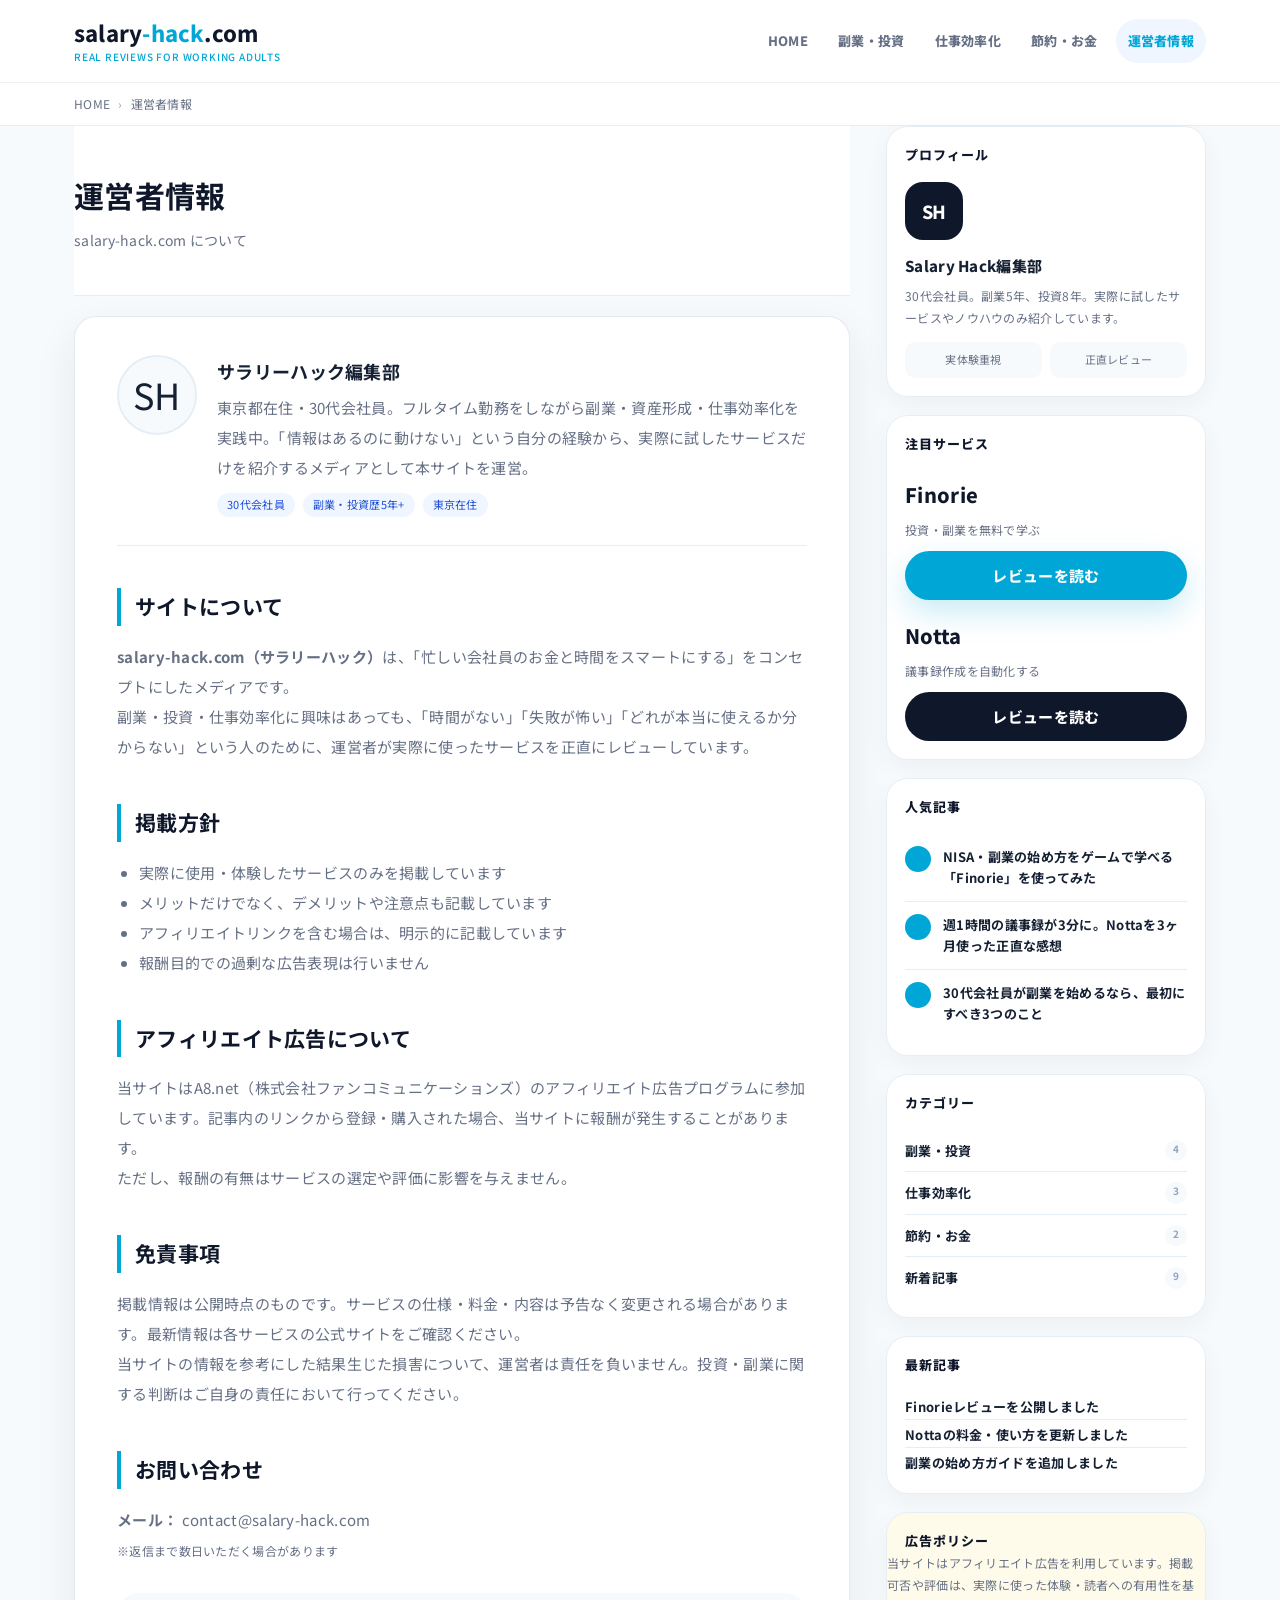
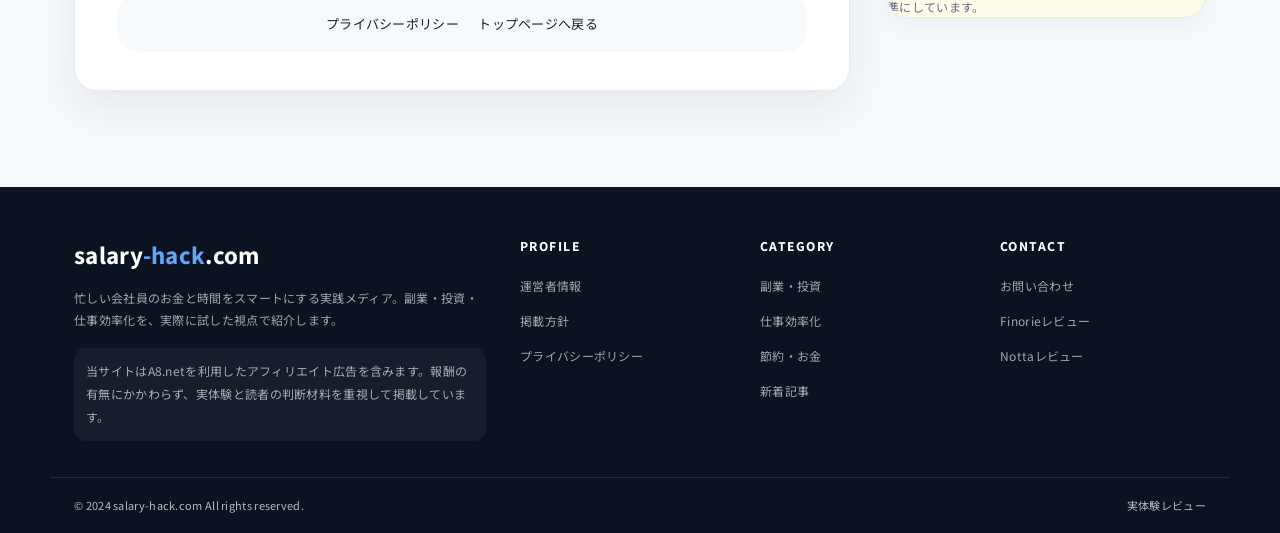
<file: pages/about.html>
<!DOCTYPE html>
<html lang="ja">
<head>
  <meta charset="UTF-8">
  <meta name="viewport" content="width=device-width, initial-scale=1.0">
  <title>運営者情報 | salary-hack.com</title>
  <meta name="description" content="salary-hack.comの運営者情報。30代会社員が実際に使ったサービスだけを正直に紹介するアフィリエイトメディアです。">
  <link rel="stylesheet" href="../css/style.css">
</head>
<body>

<div id="header"></div>
<div id="breadcrumb"></div>

<div class="site-main">
  <main>
    <div class="page-hero">
      <h1>運営者情報</h1>
      <p class="page-hero-sub">salary-hack.com について</p>
    </div>

    <div class="page-content" style="margin-top:20px">

      <div style="display:flex;gap:20px;align-items:flex-start;margin-bottom:28px;padding-bottom:28px;border-bottom:1px solid var(--c-border)">
        <div style="width:80px;height:80px;border-radius:50%;background:var(--c-bg);border:2px solid var(--c-border);display:flex;align-items:center;justify-content:center;font-size:36px;flex-shrink:0">SH</div>
        <div>
          <div style="font-size:18px;font-weight:700;margin-bottom:6px">サラリーハック編集部</div>
          <p>東京都在住・30代会社員。フルタイム勤務をしながら副業・資産形成・仕事効率化を実践中。「情報はあるのに動けない」という自分の経験から、実際に試したサービスだけを紹介するメディアとして本サイトを運営。</p>
          <div style="display:flex;gap:8px;margin-top:10px;flex-wrap:wrap">
            <span style="font-size:11px;padding:2px 10px;background:var(--c-tag-bg);color:var(--c-tag-text);border-radius:100px">30代会社員</span>
            <span style="font-size:11px;padding:2px 10px;background:var(--c-tag-bg);color:var(--c-tag-text);border-radius:100px">副業・投資歴5年+</span>
            <span style="font-size:11px;padding:2px 10px;background:var(--c-tag-bg);color:var(--c-tag-text);border-radius:100px">東京在住</span>
          </div>
        </div>
      </div>

      <h2>サイトについて</h2>
      <p><strong>salary-hack.com（サラリーハック）</strong>は、「忙しい会社員のお金と時間をスマートにする」をコンセプトにしたメディアです。</p>
      <p>副業・投資・仕事効率化に興味はあっても、「時間がない」「失敗が怖い」「どれが本当に使えるか分からない」という人のために、運営者が実際に使ったサービスを正直にレビューしています。</p>

      <h2 id="policy">掲載方針</h2>
      <ul>
        <li>実際に使用・体験したサービスのみを掲載しています</li>
        <li>メリットだけでなく、デメリットや注意点も記載しています</li>
        <li>アフィリエイトリンクを含む場合は、明示的に記載しています</li>
        <li>報酬目的での過剰な広告表現は行いません</li>
      </ul>

      <h2>アフィリエイト広告について</h2>
      <p>当サイトはA8.net（株式会社ファンコミュニケーションズ）のアフィリエイト広告プログラムに参加しています。記事内のリンクから登録・購入された場合、当サイトに報酬が発生することがあります。</p>
      <p>ただし、報酬の有無はサービスの選定や評価に影響を与えません。</p>

      <h2>免責事項</h2>
      <p>掲載情報は公開時点のものです。サービスの仕様・料金・内容は予告なく変更される場合があります。最新情報は各サービスの公式サイトをご確認ください。</p>
      <p>当サイトの情報を参考にした結果生じた損害について、運営者は責任を負いません。投資・副業に関する判断はご自身の責任において行ってください。</p>

      <h2>お問い合わせ</h2>
      <p><strong>メール：</strong> contact@salary-hack.com<br>
      <span style="font-size:12px;color:var(--c-sub)">※返信まで数日いただく場合があります</span></p>

      <div style="margin-top:28px;padding:16px;background:var(--c-bg);border-radius:var(--radius);text-align:center">
        <a href="privacy.html" style="font-size:13px;margin-right:16px">プライバシーポリシー</a>
        <a href="../index.html" style="font-size:13px">トップページへ戻る</a>
      </div>

    </div>
  </main>

  <div id="sidebar"></div>
</div>

<div id="footer"></div>

<script src="../js/components.js"></script>
<script>
  renderHeader('pages/about.html');
  renderBreadcrumb([{ label: '運営者情報' }]);
  renderSidebar();
  renderFooter();
</script>
</body>
</html>
</file>
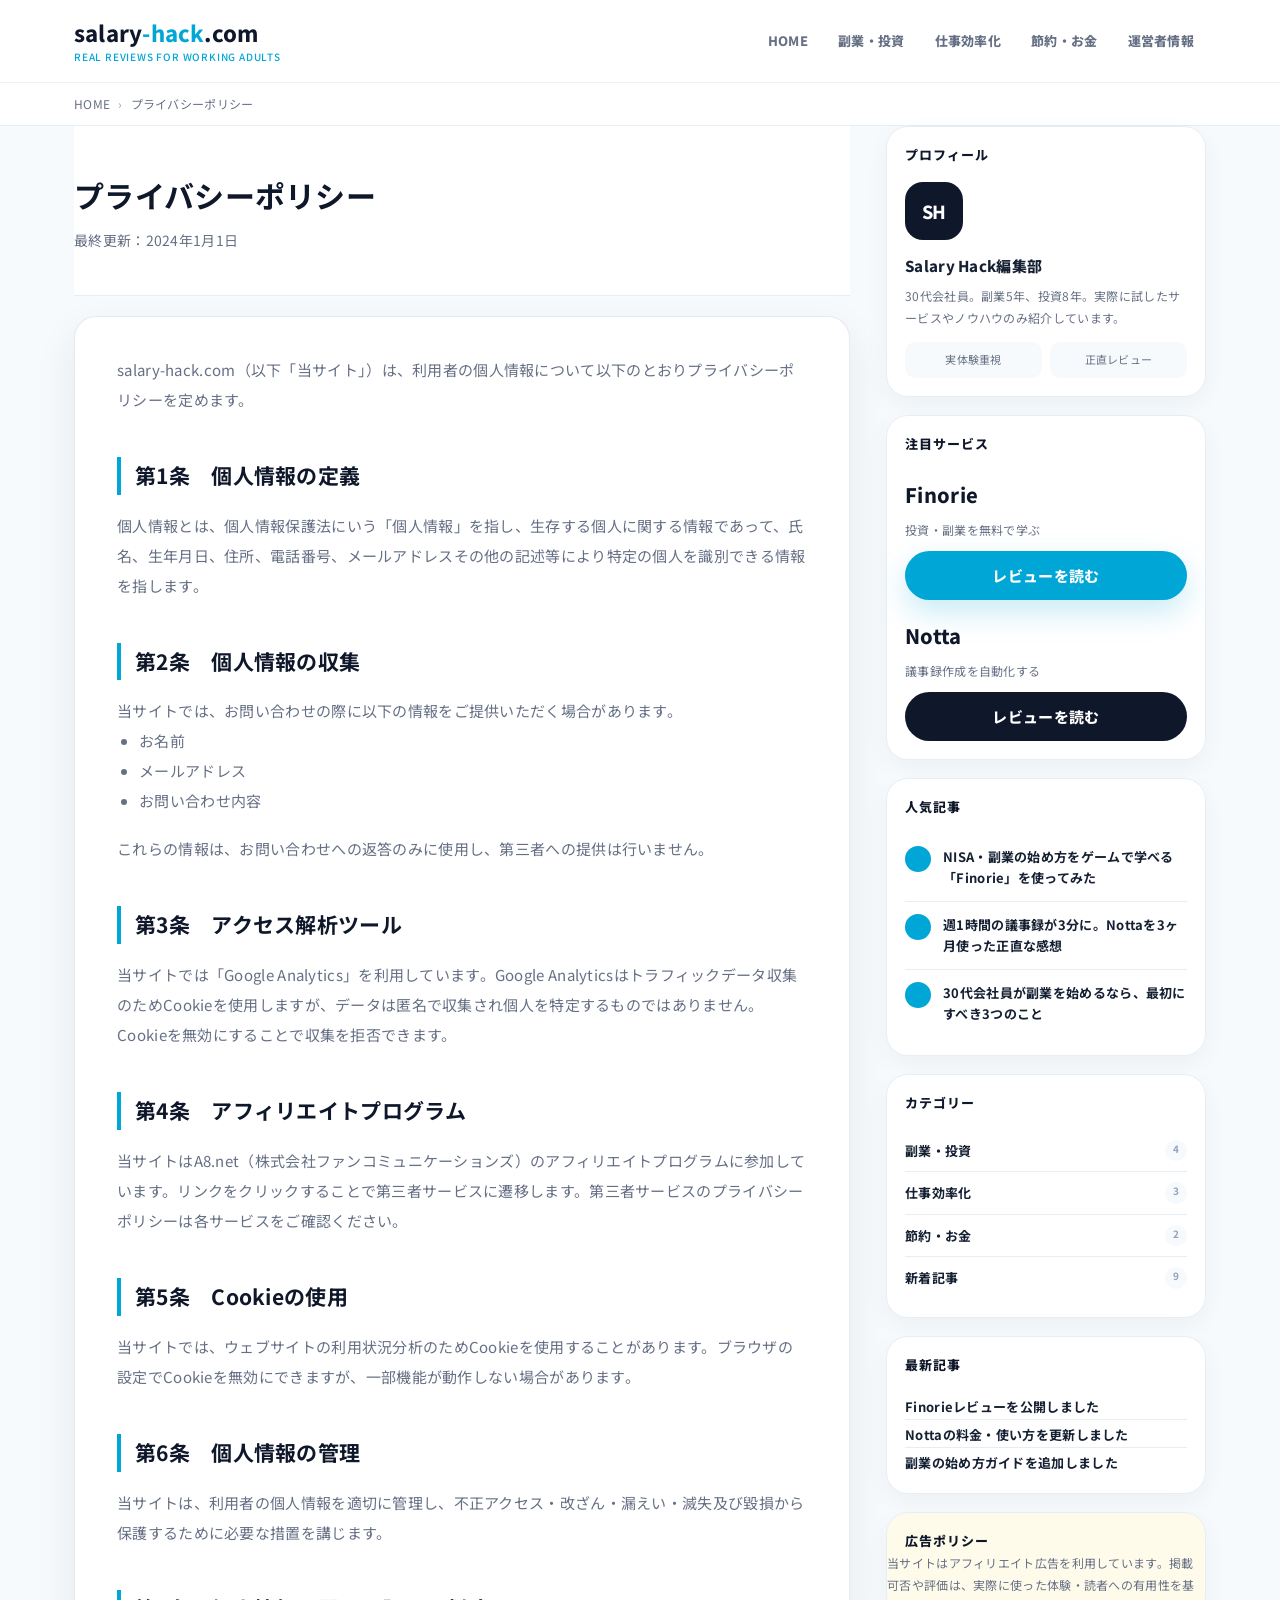
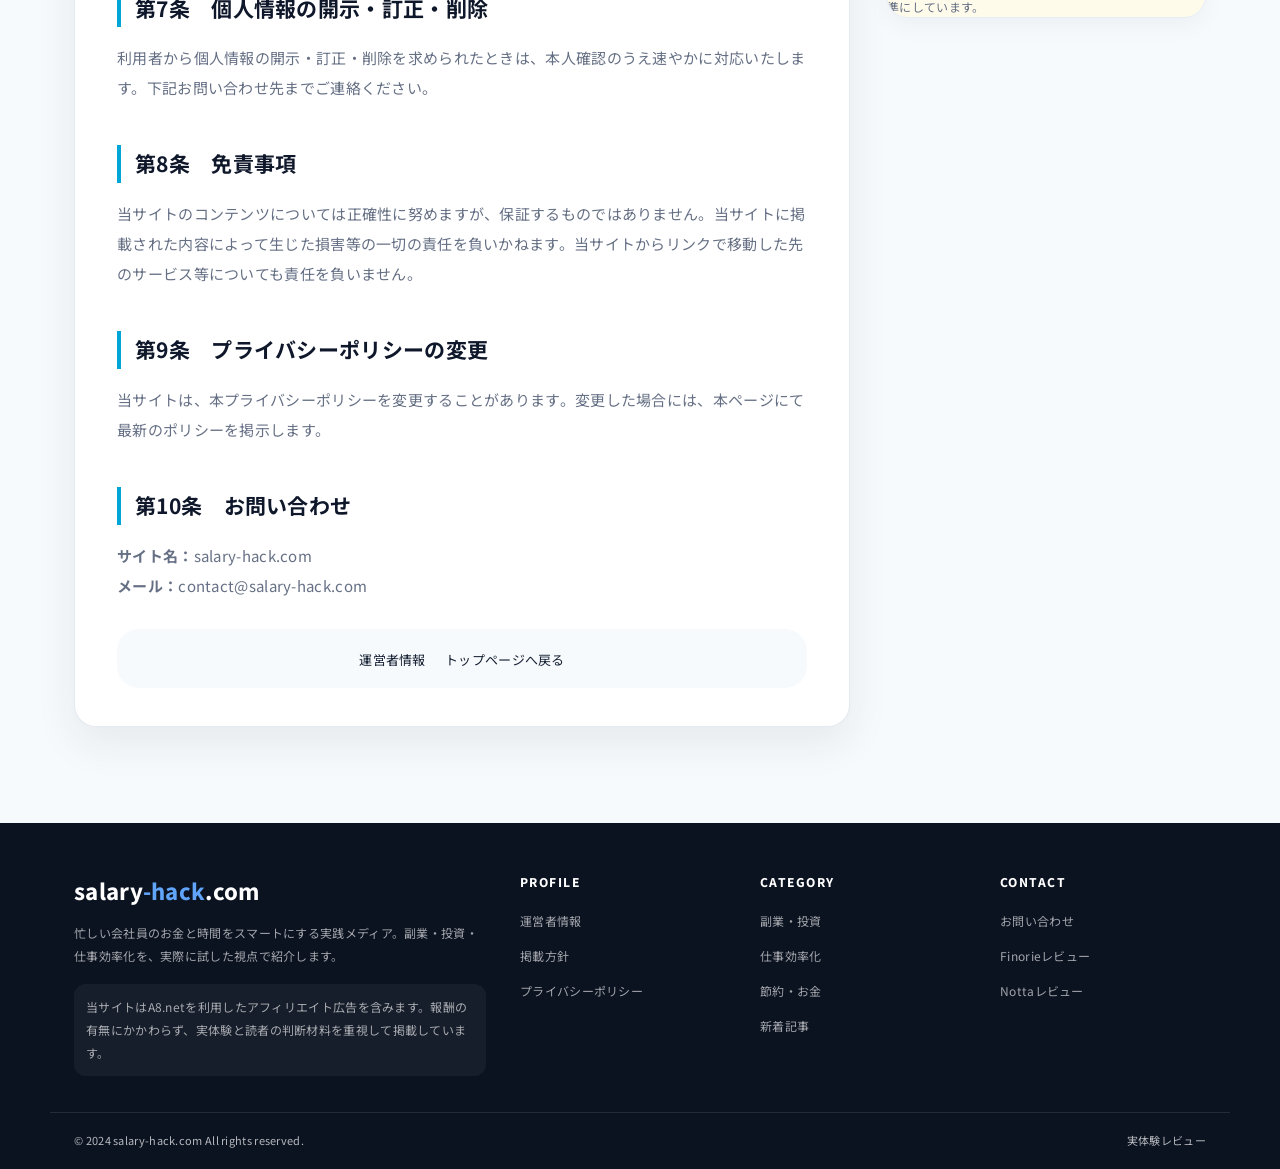
<file: pages/privacy.html>
<!DOCTYPE html>
<html lang="ja">
<head>
  <meta charset="UTF-8">
  <meta name="viewport" content="width=device-width, initial-scale=1.0">
  <title>プライバシーポリシー | salary-hack.com</title>
  <meta name="description" content="salary-hack.comのプライバシーポリシー。個人情報の取り扱い、Cookie、アクセス解析について説明します。">
  <link rel="stylesheet" href="../css/style.css">
</head>
<body>

<div id="header"></div>
<div id="breadcrumb"></div>

<div class="site-main">
  <main>
    <div class="page-hero">
      <h1>プライバシーポリシー</h1>
      <p class="page-hero-sub">最終更新：2024年1月1日</p>
    </div>

    <div class="page-content" style="margin-top:20px">

      <p>salary-hack.com（以下「当サイト」）は、利用者の個人情報について以下のとおりプライバシーポリシーを定めます。</p>

      <h2>第1条　個人情報の定義</h2>
      <p>個人情報とは、個人情報保護法にいう「個人情報」を指し、生存する個人に関する情報であって、氏名、生年月日、住所、電話番号、メールアドレスその他の記述等により特定の個人を識別できる情報を指します。</p>

      <h2>第2条　個人情報の収集</h2>
      <p>当サイトでは、お問い合わせの際に以下の情報をご提供いただく場合があります。</p>
      <ul>
        <li>お名前</li>
        <li>メールアドレス</li>
        <li>お問い合わせ内容</li>
      </ul>
      <p>これらの情報は、お問い合わせへの返答のみに使用し、第三者への提供は行いません。</p>

      <h2>第3条　アクセス解析ツール</h2>
      <p>当サイトでは「Google Analytics」を利用しています。Google Analyticsはトラフィックデータ収集のためCookieを使用しますが、データは匿名で収集され個人を特定するものではありません。Cookieを無効にすることで収集を拒否できます。</p>

      <h2>第4条　アフィリエイトプログラム</h2>
      <p>当サイトはA8.net（株式会社ファンコミュニケーションズ）のアフィリエイトプログラムに参加しています。リンクをクリックすることで第三者サービスに遷移します。第三者サービスのプライバシーポリシーは各サービスをご確認ください。</p>

      <h2>第5条　Cookieの使用</h2>
      <p>当サイトでは、ウェブサイトの利用状況分析のためCookieを使用することがあります。ブラウザの設定でCookieを無効にできますが、一部機能が動作しない場合があります。</p>

      <h2>第6条　個人情報の管理</h2>
      <p>当サイトは、利用者の個人情報を適切に管理し、不正アクセス・改ざん・漏えい・滅失及び毀損から保護するために必要な措置を講じます。</p>

      <h2>第7条　個人情報の開示・訂正・削除</h2>
      <p>利用者から個人情報の開示・訂正・削除を求められたときは、本人確認のうえ速やかに対応いたします。下記お問い合わせ先までご連絡ください。</p>

      <h2>第8条　免責事項</h2>
      <p>当サイトのコンテンツについては正確性に努めますが、保証するものではありません。当サイトに掲載された内容によって生じた損害等の一切の責任を負いかねます。当サイトからリンクで移動した先のサービス等についても責任を負いません。</p>

      <h2>第9条　プライバシーポリシーの変更</h2>
      <p>当サイトは、本プライバシーポリシーを変更することがあります。変更した場合には、本ページにて最新のポリシーを掲示します。</p>

      <h2>第10条　お問い合わせ</h2>
      <p><strong>サイト名：</strong>salary-hack.com<br>
      <strong>メール：</strong>contact@salary-hack.com</p>

      <div style="margin-top:28px;padding:16px;background:var(--c-bg);border-radius:var(--radius);text-align:center">
        <a href="about.html" style="font-size:13px;margin-right:16px">運営者情報</a>
        <a href="../index.html" style="font-size:13px">トップページへ戻る</a>
      </div>

    </div>
  </main>

  <div id="sidebar"></div>
</div>

<div id="footer"></div>

<script src="../js/components.js"></script>
<script>
  renderHeader('pages/privacy.html');
  renderBreadcrumb([{ label: 'プライバシーポリシー' }]);
  renderSidebar();
  renderFooter();
</script>
</body>
</html>
</file>
<file: css/style.css>
@import url('https://fonts.googleapis.com/css2?family=Noto+Sans+JP:wght@400;500;700;800&family=Noto+Serif+JP:wght@700&display=swap');

:root {
  --c-dark: #0F172A;
  --c-primary: #2563EB;
  --c-primary-h: #1D4ED8;
  --c-bg: #F8FAFC;
  --c-text: #111827;
  --c-sub: #64748B;
  --c-muted: #94A3B8;
  --c-border: #E5E7EB;
  --c-white: #FFFFFF;
  --c-soft: #EEF2FF;
  --c-tag-bg: #EFF6FF;
  --c-tag-text: #1D4ED8;
  --c-accent: #EA580C;
  --c-accent-h: #C2410C;
  --ff-body: 'Noto Sans JP', system-ui, sans-serif;
  --ff-heading: 'Noto Serif JP', serif;
  --radius: 18px;
  --radius-sm: 12px;
  --shadow: 0 12px 40px rgba(15, 23, 42, .07);
  --shadow-md: 0 22px 60px rgba(15, 23, 42, .12);
  --sidebar-w: 320px;
  --max-w: 1180px;
}

*, *::before, *::after { box-sizing: border-box; margin: 0; padding: 0; }
html { scroll-behavior: smooth; }
body { font-family: var(--ff-body); font-size: 15px; line-height: 1.8; color: var(--c-text); background: var(--c-bg); -webkit-font-smoothing: antialiased; }
img { max-width: 100%; display: block; }
a { color: inherit; text-decoration: none; }
a:hover { text-decoration: none; }
ul { list-style: none; }
.container { max-width: var(--max-w); margin: 0 auto; padding: 0 24px; }

.site-header { background: rgba(255,255,255,.92); backdrop-filter: blur(14px); border-bottom: 1px solid var(--c-border); position: sticky; top: 0; z-index: 100; }
.header-inner { max-width: var(--max-w); margin: 0 auto; padding: 0 24px; height: 74px; display: flex; align-items: center; justify-content: space-between; }
.site-logo { font-size: 22px; color: var(--c-dark); font-weight: 800; letter-spacing: -.04em; line-height: 1.1; }
.site-logo span { color: var(--c-primary); }
.header-tagline { display: block; margin-top: 6px; font-size: 10px; font-weight: 500; letter-spacing: .08em; color: var(--c-sub); }
.global-nav { display: flex; align-items: center; gap: 6px; }
.global-nav a { font-size: 13px; font-weight: 700; color: var(--c-sub); padding: 10px 12px; border-radius: 999px; }
.global-nav a:hover, .global-nav a.active { color: var(--c-primary); background: #EFF6FF; }

.breadcrumb { background: var(--c-white); border-bottom: 1px solid var(--c-border); padding: 10px 0; font-size: 12px; color: var(--c-sub); }
.breadcrumb .container { display: flex; gap: 8px; align-items: center; }
.breadcrumb a { color: var(--c-sub); }
.breadcrumb a:hover { color: var(--c-primary); }
.breadcrumb-sep { color: var(--c-muted); }

.featured-hero { background: var(--c-dark); color: white; padding: 86px 0 72px; position: relative; overflow: hidden; }
.featured-hero::after { content: ''; position: absolute; inset: auto -10% -35% 45%; height: 420px; background: radial-gradient(circle, rgba(37,99,235,.34), transparent 65%); pointer-events: none; }
.featured-layout { display: grid; grid-template-columns: minmax(0, 1.05fr) minmax(360px, .95fr); gap: 56px; align-items: center; position: relative; z-index: 1; }
.eyebrow, .section-label { color: var(--c-primary); font-size: 12px; font-weight: 800; letter-spacing: .16em; text-transform: uppercase; }
.featured-copy h1 { font-family: var(--ff-heading); font-size: clamp(31px, 5vw, 56px); line-height: 1.25; letter-spacing: -.04em; margin-top: 14px; }
.featured-copy p { color: rgba(255,255,255,.74); max-width: 620px; margin-top: 22px; font-size: 16px; line-height: 2; }
.hero-actions { display: flex; gap: 12px; flex-wrap: wrap; margin-top: 30px; }
.btn-primary, .btn-secondary, .btn-cta, .btn-cta-sub { display: inline-flex; align-items: center; justify-content: center; border-radius: 999px; font-weight: 800; transition: transform .2s, box-shadow .2s, background .2s; }
.btn-primary, .btn-cta { background: var(--c-primary); color: white; padding: 13px 22px; box-shadow: 0 12px 28px rgba(37,99,235,.28); }
.btn-primary:hover, .btn-cta:hover { background: var(--c-primary-h); transform: translateY(-2px); color: white; }
.btn-secondary, .btn-cta-sub { background: rgba(255,255,255,.1); color: white; border: 1px solid rgba(255,255,255,.22); padding: 12px 20px; }
.btn-secondary:hover { background: rgba(255,255,255,.16); }

.featured-card, .post-card, .ranking-card, .service-card, .category-card, .widget, .page-content, .profile-card-large { background: var(--c-white); border: 1px solid rgba(226,232,240,.9); border-radius: var(--radius); box-shadow: var(--shadow); overflow: hidden; }
.featured-card a, .post-card a, .ranking-card a { display: block; color: inherit; height: 100%; }
.hero-featured-card { transform: rotate(1deg); }
.featured-card:hover, .post-card:hover, .ranking-card:hover, .service-card:hover, .category-card:hover { transform: translateY(-4px); box-shadow: var(--shadow-md); }
.featured-card, .post-card, .ranking-card, .service-card, .category-card { transition: transform .22s ease, box-shadow .22s ease, border-color .22s ease; }
.featured-card-body { padding: 24px; color: var(--c-text); }
.featured-card-body h2 { font-size: 21px; line-height: 1.55; margin: 12px 0 10px; }
.featured-card-body p { color: var(--c-sub); font-size: 14px; }

.media-placeholder { min-height: 180px; display: flex; align-items: flex-end; justify-content: flex-start; padding: 18px; position: relative; isolation: isolate; overflow: hidden; background: #E2E8F0; }
.media-placeholder::before { content: ''; position: absolute; inset: 18px; border: 1px solid rgba(255,255,255,.35); border-radius: 16px; z-index: -1; }
.media-placeholder::after { content: ''; position: absolute; width: 180px; height: 180px; right: -42px; top: -42px; border-radius: 50%; background: rgba(255,255,255,.24); z-index: -1; }
.media-invest { background: linear-gradient(135deg, #0F172A, #2563EB); }
.media-tool { background: linear-gradient(135deg, #111827, #0891B2); }
.media-side { background: linear-gradient(135deg, #111827, #7C3AED); }
.media-money { background: linear-gradient(135deg, #111827, #D97706); }
.media-kicker { color: rgba(255,255,255,.86); font-size: 11px; font-weight: 800; letter-spacing: .16em; }

.trust-strip { margin-top: -26px; position: relative; z-index: 2; }
.trust-grid { display: grid; grid-template-columns: repeat(4, 1fr); gap: 12px; }
.trust-grid div { background: white; border: 1px solid var(--c-border); border-radius: 16px; padding: 18px 20px; box-shadow: var(--shadow); }
.trust-grid strong { display: block; color: var(--c-dark); font-size: 18px; line-height: 1.4; }
.trust-grid span { display: block; color: var(--c-sub); font-size: 12px; margin-top: 4px; }

.home-section { margin-top: 88px; }
.clean-heading { display: flex; align-items: end; justify-content: space-between; gap: 18px; margin-bottom: 24px; border-bottom: 1px solid var(--c-border); padding-bottom: 16px; }
.clean-heading h2, .clean-heading h3 { font-size: 26px; line-height: 1.35; color: var(--c-dark); letter-spacing: -.03em; }
.section-heading-icon { display: none; }

.ranking-cards { display: grid; grid-template-columns: 1.3fr 1fr 1fr; gap: 16px; }
.ranking-card { min-height: 220px; }
.ranking-card a { padding: 22px; }
.rank-primary { grid-row: span 2; background: var(--c-dark); color: white; }
.rank-primary p { color: rgba(255,255,255,.7) !important; }
.ranking-num { width: 32px; height: 32px; border-radius: 999px; display: inline-flex; align-items: center; justify-content: center; background: var(--c-primary); color: white; font-size: 14px; font-weight: 800; margin-bottom: 18px; }
.ranking-card h3 { margin: 12px 0 10px; font-size: 18px; line-height: 1.55; }
.rank-primary h3 { font-size: 26px; }
.ranking-card p { color: var(--c-sub); font-size: 13px; line-height: 1.8; }

.site-main { max-width: var(--max-w); margin: 0 auto; padding: 0 24px; display: grid; grid-template-columns: minmax(0, 1fr) var(--sidebar-w); gap: 36px; align-items: start; }
.refined-main { margin-top: 0; }
.content-column .home-section:first-child { margin-top: 88px; }
.editorial-grid { display: grid; grid-template-columns: 1.1fr .9fr; gap: 18px; align-items: stretch; }
.post-card-featured { grid-row: span 2; }
.post-thumb { aspect-ratio: 16/10; min-height: auto; }
.post-body { padding: 20px; display: flex; flex-direction: column; gap: 10px; }
.post-title { font-size: 17px; font-weight: 800; line-height: 1.65; color: var(--c-dark); }
.post-card-featured .post-title { font-size: 23px; }
.post-excerpt { font-size: 13px; color: var(--c-sub); line-height: 1.85; }
.post-meta, .entry-meta { margin-top: auto; display: flex; gap: 14px; flex-wrap: wrap; align-items: center; color: var(--c-muted); font-size: 12px; }
.post-cat-badge, .entry-cat { display: inline-flex; width: fit-content; align-items: center; padding: 4px 10px; border-radius: 999px; font-size: 11px; font-weight: 800; color: white; line-height: 1.3; }
.badge-invest { background: #2563EB; }
.badge-side { background: #7C3AED; }
.badge-tool { background: #0891B2; }
.badge-money { background: #D97706; }
.compact-card .post-body { padding: 16px; }
.compact-card .post-title { font-size: 14px; }

.category-grid { display: grid; grid-template-columns: repeat(5, 1fr); gap: 14px; }
.category-card { padding: 20px; min-height: 150px; display: flex; flex-direction: column; justify-content: space-between; }
.category-card span { color: var(--c-primary); font-size: 12px; font-weight: 800; letter-spacing: .12em; }
.category-card strong { font-size: 15px; line-height: 1.7; color: var(--c-dark); }
.service-grid { display: grid; grid-template-columns: repeat(2, 1fr); gap: 18px; }
.service-card { padding: 26px; }
.service-label { display: inline-flex; font-size: 11px; color: var(--c-primary); background: #EFF6FF; padding: 4px 10px; border-radius: 999px; font-weight: 800; }
.service-card h3 { margin-top: 18px; font-size: 24px; color: var(--c-dark); }
.service-card p { margin: 8px 0 18px; color: var(--c-sub); font-size: 14px; }
.service-card a, .text-link { color: var(--c-primary); font-weight: 800; }
.profile-card-large { padding: 30px; display: grid; grid-template-columns: 76px 1fr; gap: 22px; align-items: start; }
.profile-mark, .profile-avatar, .author-avatar { background: var(--c-dark); color: white; display: flex; align-items: center; justify-content: center; font-weight: 800; letter-spacing: -.04em; }
.profile-mark { width: 76px; height: 76px; border-radius: 22px; font-size: 25px; }
.profile-card-large h2 { font-size: 24px; margin: 4px 0 8px; }
.profile-card-large p { color: var(--c-sub); }

.sidebar { display: flex; flex-direction: column; gap: 18px; position: sticky; top: 94px; }
.widget { box-shadow: none; }
.widget-title { padding: 16px 18px 0; color: var(--c-dark); font-size: 13px; font-weight: 800; letter-spacing: .08em; text-transform: uppercase; background: transparent; }
.widget-body, .cta-widget-body { padding: 16px 18px 18px; }
.profile-widget { text-align: left; }
.profile-avatar { width: 58px; height: 58px; border-radius: 18px; margin-bottom: 12px; font-size: 18px; }
.profile-name { font-size: 15px; font-weight: 800; margin-bottom: 6px; }
.profile-desc, .cta-widget-body p, .disclosure-text, .author-bio { font-size: 12px; color: var(--c-sub); line-height: 1.8; }
.profile-mini-stats { display: grid; grid-template-columns: repeat(2,1fr); gap: 8px; margin-top: 14px; }
.profile-mini-stats span { background: var(--c-bg); border-radius: 10px; padding: 8px; font-size: 11px; color: var(--c-sub); text-align: center; }
.cta-widget { border: 1px solid rgba(37,99,235,.28); }
.cta-widget-body .service-name { font-size: 20px; font-weight: 800; color: var(--c-dark); margin: 6px 0; }
.cta-widget-body .btn-cta, .cta-widget-body .btn-cta-sub { display: flex; width: 100%; color: white; margin-top: 10px; padding: 11px 14px; border: none; background: var(--c-primary); }
.cta-widget-body .btn-cta-sub { background: var(--c-dark); }
.ranking-list, .cat-list, .latest-list { display: flex; flex-direction: column; }
.ranking-item { display: grid; grid-template-columns: 28px 1fr; gap: 10px; padding: 12px 0; border-bottom: 1px solid var(--c-border); }
.ranking-item:last-child, .cat-list li:last-child, .latest-list li:last-child { border-bottom: none; }
.ranking-item .ranking-num { margin: 0; width: 26px; height: 26px; font-size: 12px; }
.ranking-item a, .cat-list a, .latest-list a { font-size: 13px; line-height: 1.65; color: var(--c-text); font-weight: 700; }
.ranking-item a:hover, .cat-list a:hover, .latest-list a:hover { color: var(--c-primary); }
.cat-list li, .latest-list li { border-bottom: 1px solid var(--c-border); }
.cat-list a { display: flex; justify-content: space-between; padding: 10px 0; }
.cat-count-badge { color: var(--c-muted); background: var(--c-bg); border-radius: 999px; padding: 1px 8px; font-size: 10px; }
.disclosure-widget { background: #FFFBEB; border-color: #FDE68A; }

.site-footer { background: var(--c-dark); color: rgba(255,255,255,.7); margin-top: 96px; }
.footer-widgets { max-width: var(--max-w); margin: 0 auto; padding: 48px 24px 36px; display: grid; grid-template-columns: 2fr 1fr 1fr 1fr; gap: 34px; border-bottom: 1px solid rgba(255,255,255,.1); }
.footer-logo { font-size: 22px; font-weight: 800; color: white; margin-bottom: 12px; }
.footer-logo span { color: #60A5FA; }
.footer-desc, .footer-affiliate-note, .footer-col a { font-size: 12px; line-height: 1.9; color: rgba(255,255,255,.62); }
.footer-col h4 { font-size: 12px; font-weight: 800; color: white; margin-bottom: 14px; letter-spacing: .12em; }
.footer-col ul { display: flex; flex-direction: column; gap: 8px; }
.footer-col a:hover { color: white; }
.footer-affiliate-note { margin-top: 16px; padding: 12px; background: rgba(255,255,255,.05); border-radius: 12px; }
.footer-bottom { max-width: var(--max-w); margin: 0 auto; padding: 18px 24px; display: flex; justify-content: space-between; gap: 12px; font-size: 11px; }

.page-hero { background: var(--c-white); border-bottom: 1px solid var(--c-border); padding: 42px 0; }
.page-hero h1 { font-family: var(--ff-heading); font-size: 30px; color: var(--c-dark); }
.page-hero-sub { font-size: 14px; color: var(--c-sub); margin-top: 6px; }
.page-content { padding: 38px 42px; }
.page-content h2, .entry-content h2 { font-size: 21px; margin: 42px 0 16px; color: var(--c-dark); border-left: 4px solid var(--c-primary); padding-left: 14px; }
.page-content h2:first-child { margin-top: 0; }
.page-content p, .page-content li { color: var(--c-sub); line-height: 2; }
.page-content ul, .entry-content ul { list-style: disc; padding-left: 22px; margin-bottom: 18px; }

.entry-header { margin-bottom: 24px; }
.entry-title { font-family: var(--ff-heading); font-size: clamp(25px, 4vw, 38px); line-height: 1.45; color: var(--c-dark); margin: 14px 0; }
.entry-thumb { width: 100%; aspect-ratio: 16/8; border-radius: var(--radius); margin: 24px 0; }
.entry-content { background: var(--c-white); border-radius: var(--radius); padding: 34px; border: 1px solid var(--c-border); }
.entry-content h3 { font-size: 18px; margin: 30px 0 12px; }
.entry-content p, .entry-content li { font-size: 15px; line-height: 1.95; margin-bottom: 16px; }
.entry-content strong { color: var(--c-dark); background: linear-gradient(transparent 62%, #DBEAFE 62%); }
.box-point, .box-warning, .box-check, .toc, .article-cta, .author-box { border-radius: var(--radius-sm); padding: 20px; margin: 24px 0; border: 1px solid var(--c-border); }
.box-point, .toc { background: #EFF6FF; }
.box-warning { background: #FFF7ED; }
.box-check { background: #F0FDF4; }
.article-cta { background: #F8FAFC; text-align: center; border: 1px solid rgba(37,99,235,.25); }
.article-cta .btn-cta { max-width: 320px; margin: 14px auto 0; color: white; }
.entry-content table { width: 100%; border-collapse: collapse; margin: 24px 0; font-size: 14px; overflow: hidden; border-radius: var(--radius-sm); }
.entry-content table th { background: var(--c-dark); color: white; padding: 12px 14px; text-align: left; }
.entry-content table td { padding: 12px 14px; border-bottom: 1px solid var(--c-border); background: white; }
.step-box-item { display: flex; gap: 16px; padding: 16px 0; border-bottom: 1px solid var(--c-border); }
.step-box-num { width: 32px; height: 32px; background: var(--c-primary); color: white; border-radius: 50%; display: flex; align-items: center; justify-content: center; font-weight: 800; flex-shrink: 0; }
.author-box { display: flex; gap: 16px; align-items: flex-start; background: var(--c-bg); }
.author-avatar { width: 56px; height: 56px; border-radius: 18px; flex-shrink: 0; }
.author-name { font-weight: 800; margin-bottom: 4px; }
.related-posts { margin-top: 42px; }
.related-grid { display: grid; grid-template-columns: repeat(2,1fr); gap: 14px; margin-top: 16px; }
.related-card { background: var(--c-white); border: 1px solid var(--c-border); border-radius: var(--radius-sm); overflow: hidden; transition: box-shadow .2s, transform .2s; }
.related-card:hover { transform: translateY(-3px); box-shadow: var(--shadow); }
.related-thumb { aspect-ratio: 16/9; }
.related-body { padding: 12px; }
.related-title { font-size: 13px; line-height: 1.7; font-weight: 800; }

.pagination { display: flex; justify-content: center; gap: 8px; margin-top: 32px; }
.pagination a, .pagination span { width: 38px; height: 38px; display: flex; align-items: center; justify-content: center; border-radius: 999px; border: 1px solid var(--c-border); background: white; font-weight: 700; }
.pagination .current, .pagination a:hover { background: var(--c-primary); color: white; border-color: var(--c-primary); }

@media (max-width: 960px) {
  .featured-layout, .site-main, .editorial-grid { grid-template-columns: 1fr; }
  .sidebar { position: static; display: grid; grid-template-columns: repeat(2,1fr); }
  .trust-grid, .category-grid { grid-template-columns: repeat(2,1fr); }
  .ranking-cards { grid-template-columns: 1fr; }
  .rank-primary { grid-row: auto; }
  .footer-widgets { grid-template-columns: 1fr 1fr; }
}
@media (max-width: 640px) {
  .container, .site-main, .header-inner { padding-left: 18px; padding-right: 18px; }
  .global-nav { display: none; }
  .featured-hero { padding: 56px 0 48px; }
  .featured-layout { gap: 32px; }
  .hero-featured-card { transform: none; }
  .trust-grid, .service-grid, .category-grid, .sidebar, .related-grid { grid-template-columns: 1fr; }
  .home-section, .content-column .home-section:first-child { margin-top: 64px; }
  .clean-heading { align-items: flex-start; flex-direction: column; gap: 4px; }
  .footer-widgets, .footer-bottom { grid-template-columns: 1fr; flex-direction: column; }
  .profile-card-large { grid-template-columns: 1fr; }
  .entry-content, .page-content { padding: 24px 20px; }
}
@media (prefers-reduced-motion: reduce) { *, *::before, *::after { transition: none !important; } }


/* =========================================================
   Squad beyond Blog inspired refinements
   - minimal white surface, rounded image cards, filter chips
   - free Unsplash images are used via remote URLs in HTML
========================================================= */
:root {
  --ff-body: 'Noto Sans JP', 'Helvetica Neue', Arial, system-ui, sans-serif;
  --ff-heading: 'Noto Sans JP', 'Helvetica Neue', Arial, system-ui, sans-serif;
  --c-primary: #00A6D6;
  --c-primary-h: #008AB5;
  --c-bg: #F7FAFC;
  --c-text: #152033;
  --c-sub: #667085;
  --c-border: #E6EEF5;
  --radius: 22px;
  --shadow: 0 16px 42px rgba(21,32,51,.08);
  --shadow-md: 0 26px 70px rgba(21,32,51,.14);
}
body { background: var(--c-bg); letter-spacing: .02em; }
.site-header { background: rgba(255,255,255,.96); border-bottom: 1px solid #edf2f7; }
.header-inner { height: 82px; }
.site-logo { letter-spacing: .01em; }
.global-nav a { font-size: 13px; font-weight: 800; }
.global-nav a.active, .global-nav a:hover { color: var(--c-primary); }
.blog-kv { padding: 88px 0 46px; background: #fff; border-bottom: 1px solid var(--c-border); }
.blog-kv-en { color: var(--c-primary); font-weight: 900; letter-spacing: .08em; font-size: 18px; margin-bottom: 2px; }
.blog-kv h1 { font-size: clamp(42px, 7vw, 84px); line-height: 1; font-weight: 900; letter-spacing: -.04em; color: #101828; }
.blog-kv-lead { max-width: 620px; margin-top: 22px; font-size: 16px; color: var(--c-sub); }
.featured-hero { padding: 54px 0 76px; background: #fff; }
.featured-copy h1 { font-size: clamp(30px,4vw,52px); font-weight: 900; letter-spacing: -.04em; }
.eyebrow, .section-label { color: var(--c-primary); letter-spacing: .1em; }
.btn-primary, .btn-cta { background: var(--c-primary); box-shadow: 0 12px 30px rgba(0,166,214,.22); }
.btn-primary:hover, .btn-cta:hover { background: var(--c-primary-h); }
.btn-secondary, .btn-cta-sub { border-color: var(--c-primary); color: var(--c-primary); }
.card-image, .post-thumb, .entry-thumb, .related-thumb { overflow: hidden; background: #eef5f9; }
.card-image img, .post-thumb img, .entry-thumb img, .related-thumb img { width: 100%; height: 100%; object-fit: cover; transition: transform .45s ease; }
.featured-card:hover img, .post-card:hover img, .related-card:hover img { transform: scale(1.045); }
.card-image { aspect-ratio: 16/10; border-radius: 20px 20px 0 0; }
.featured-card, .post-card, .ranking-card, .service-card, .widget, .category-card, .profile-card-large { border-color: var(--c-border); box-shadow: 0 8px 24px rgba(21,32,51,.045); }
.featured-card, .post-card, .ranking-card { border-radius: 24px; }
.post-thumb { aspect-ratio: 16/10; border-radius: 24px 24px 0 0; }
.post-card-featured .post-thumb { aspect-ratio: 16/9; }
.post-cat-badge, .entry-cat, .service-label { border-radius: 999px !important; background: #E8F8FC !important; color: #007CA3 !important; }
.trust-strip { margin-top: -28px; position: relative; z-index: 2; }
.trust-grid { background: #fff; border: 1px solid var(--c-border); border-radius: 24px; box-shadow: var(--shadow); }
.home-section { margin-top: 92px; }
.clean-heading { border-bottom: 0; margin-bottom: 24px; }
.clean-heading h2 { font-size: clamp(26px,3vw,40px); font-weight: 900; letter-spacing: -.03em; }
.filter-chips { display: flex; flex-wrap: wrap; gap: 12px; margin: 0 0 28px; }
.filter-chips a { display: inline-flex; align-items: center; justify-content: center; min-height: 42px; padding: 0 18px; background: #fff; border: 1px solid var(--c-border); border-radius: 999px; color: var(--c-sub); font-weight: 800; font-size: 13px; box-shadow: 0 6px 16px rgba(21,32,51,.035); }
.filter-chips a.active, .filter-chips a:hover { color: #fff; border-color: var(--c-primary); background: var(--c-primary); }
.ranking-num { color: var(--c-primary); }
.entry-header { background: #fff; border: 1px solid var(--c-border); border-radius: 28px; padding: 34px; box-shadow: 0 8px 24px rgba(21,32,51,.045); }
.entry-title { font-family: var(--ff-heading); font-weight: 900; letter-spacing: -.035em; line-height: 1.35; }
.article-hero-image { aspect-ratio: 16/8.4; border-radius: 28px; margin: 28px 0; box-shadow: var(--shadow); }
.entry-content { background: #fff; border: 1px solid var(--c-border); border-radius: 28px; box-shadow: 0 8px 24px rgba(21,32,51,.045); }
.entry-content h2 { border-left: 0; padding-left: 0; font-weight: 900; letter-spacing: -.03em; }
.entry-content h2::before { content: ''; display: block; width: 42px; height: 6px; border-radius: 999px; background: var(--c-primary); margin-bottom: 14px; }
.toc { border-radius: 24px; background: #F6FBFD; border-color: #DCEFF6; }
.toc-title { color: #101828; font-weight: 900; }
.article-figure { margin: 34px 0; border-radius: 24px; overflow: hidden; background: #F6FBFD; border: 1px solid var(--c-border); }
.article-figure img { width: 100%; aspect-ratio: 16/8.5; object-fit: cover; }
.article-figure figcaption { padding: 12px 16px; color: var(--c-sub); font-size: 12px; line-height: 1.7; }
.article-figure-split { margin: 42px 0 24px; }
.related-thumb { aspect-ratio: 16/9; border-radius: 14px 14px 0 0; }
.site-footer { background: #0B1220; }
@media (max-width: 640px) {
  .blog-kv { padding: 56px 0 34px; }
  .blog-kv h1 { font-size: 52px; }
  .entry-header { padding: 24px 20px; border-radius: 22px; }
  .article-hero-image { border-radius: 22px; aspect-ratio: 16/10; }
  .filter-chips { gap: 8px; }
  .filter-chips a { min-height: 38px; padding: 0 14px; }
}


/* 2026-06 requested refinements: Squad Beyond-like article TOC, sans hero title, no trust cards */
.featured-copy h1 {
  font-family: var(--ff-body) !important;
  font-size: clamp(38px, 5.8vw, 72px) !important;
  line-height: 1.18 !important;
  font-weight: 900 !important;
  letter-spacing: -0.055em !important;
}
.blog-kv h1 {
  font-family: var(--ff-body) !important;
  font-weight: 900 !important;
  letter-spacing: -0.055em !important;
}
.trust-strip { display: none !important; }
.featured-hero { padding-bottom: 88px; }

.toc {
  background: #F0F2F4 !important;
  border: 0 !important;
  border-radius: 12px !important;
  padding: 42px 40px !important;
  margin: 38px 0 46px !important;
  box-shadow: none !important;
}
.toc-title {
  color: #0075FF !important;
  font-size: 16px !important;
  font-weight: 800 !important;
  margin-bottom: 28px !important;
  letter-spacing: 0 !important;
}
.toc ol {
  list-style: none !important;
  padding: 0 !important;
  margin: 0 !important;
  counter-reset: toc-counter;
}
.toc li {
  counter-increment: toc-counter;
  display: flex;
  align-items: baseline;
  gap: 8px;
  margin: 0 0 18px !important;
  color: #0F172A;
  font-size: 15px;
  line-height: 1.8;
  font-weight: 500;
}
.toc li:last-child { margin-bottom: 0 !important; }
.toc li::before {
  content: counter(toc-counter, decimal-leading-zero);
  flex: 0 0 auto;
  font-size: 14px;
  line-height: 1.8;
  color: #0F172A;
  font-weight: 500;
  font-variant-numeric: tabular-nums;
}
.toc li::after {
  content: '|';
  order: 1;
  flex: 0 0 auto;
  color: #0075FF;
  font-weight: 700;
}
.toc li a {
  order: 2;
  color: #0F172A !important;
  text-decoration: none !important;
}
.toc li a:hover { color: #0075FF !important; }

@media (max-width: 640px) {
  .featured-copy h1 {
    font-size: clamp(34px, 10vw, 48px) !important;
    line-height: 1.2 !important;
  }
  .toc {
    padding: 30px 24px !important;
    border-radius: 10px !important;
  }
  .toc li {
    font-size: 14px;
    gap: 7px;
    margin-bottom: 15px !important;
  }
}

.featured-hero h1,.featured-copy h1{
color:#0F172A !important;
background:none !important;
display:block !important;
}
.blog-kv{display:none!important;}
</file>
